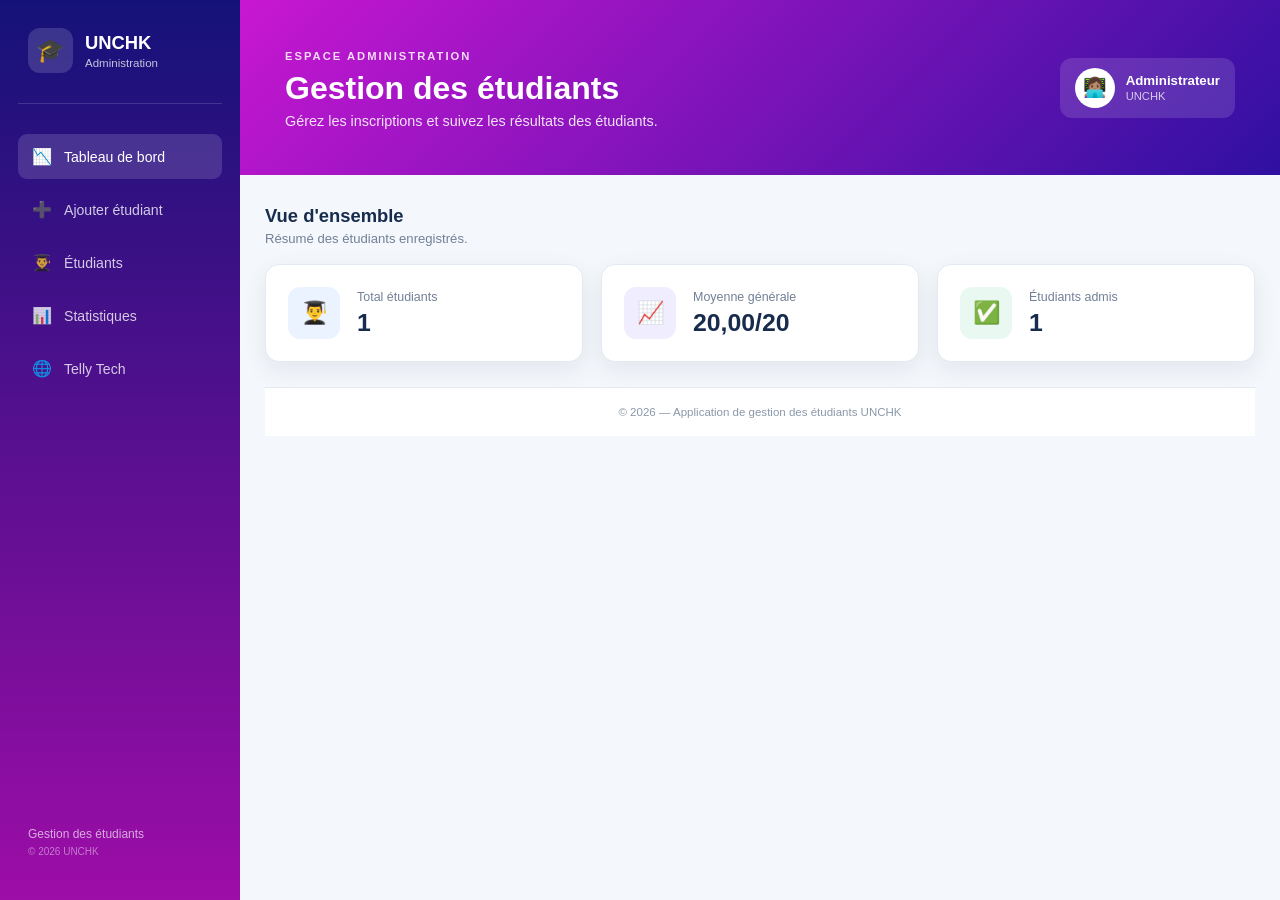
<file: index.html>
<!DOCTYPE html>
<html lang="fr">

<head>
    <meta charset="UTF-8">
    <meta name="viewport" content="width=device-width, initial-scale=1.0">

    <title>Gestion des étudiants UNCHK</title>

    <link rel="stylesheet" href="style.css">
</head>

<body>
    <aside class="barre-laterale">

        <div class="logo">
            <div class="icone-logo">🎓</div>
            <div>
                <strong>UNCHK</strong>
                <span>Administration</span>
            </div>
        </div>

        <nav class="menu">

            <a href="index.html" class="lien-menu actif" aria-current="page">
                <span>📉</span>
                Tableau de bord
            </a>

            <a href="ajout.html" class="lien-menu">
                <span>➕</span>
                Ajouter étudiant
            </a>

            <a href="liste.html" class="lien-menu">
                <span>👨‍🎓</span>
                Étudiants
            </a>
            <a href="classe.html" class="lien-menu">
                <span>📊</span>
                Statistiques
            </a>
            <a href="https://telly-tech.com/" class="lien-menu">
                <span>🌐</span>
                Telly Tech
            </a>

        </nav>

        <div class="bas-barre">
            <p>Gestion des étudiants</p>
            <small>© 2026 UNCHK</small>
        </div>

    </aside>

    <div class="contenu-principal">


        <header class="en-tete">

            <div>
                <span class="etiquette-page">ESPACE ADMINISTRATION</span>

                <h1>Gestion des étudiants</h1>

                <p>
                    Gérez les inscriptions et suivez les résultats des étudiants.
                </p>
            </div>

            <div class="profil">
                <div class="icone-profil">👩🏽‍💻</div>

                <div>
                    <strong>Administrateur</strong>
                    <span>UNCHK</span>
                </div>
            </div>

        </header>


        <main class="conteneur">


            <section class="section-stats">

                <div class="titre-section">
                    <div>
                        <h2>Vue d'ensemble</h2>
                        <p>Résumé des étudiants enregistrés.</p>
                    </div>
                </div>


                <div class="grille-stats">

                    <div class="carte-stat">

                        <div class="icone-stat icone-bleue">
                            👨‍🎓
                        </div>

                        <div class="contenu-stat">
                            <span>Total étudiants</span>
                            <strong id="total-etudiants">0</strong>
                        </div>

                    </div>


                    <div class="carte-stat">

                        <div class="icone-stat icone-violette">
                            📈
                        </div>

                        <div class="contenu-stat">
                            <span>Moyenne générale</span>
                            <strong id="moyenne-generale">0,00/20</strong>
                        </div>

                    </div>


                    <div class="carte-stat">

                        <div class="icone-stat icone-verte">
                            ✅
                        </div>

                        <div class="contenu-stat">
                            <span>Étudiants admis</span>
                            <strong id="etudiants-admis">0</strong>
                        </div>

                    </div>

                </div>

            </section>




        <footer>
            <p>
                © 2026 — Application de gestion des étudiants UNCHK
            </p>
        </footer>

    </div>


    <script src="script.js"></script>

</body>

</html>
</file>
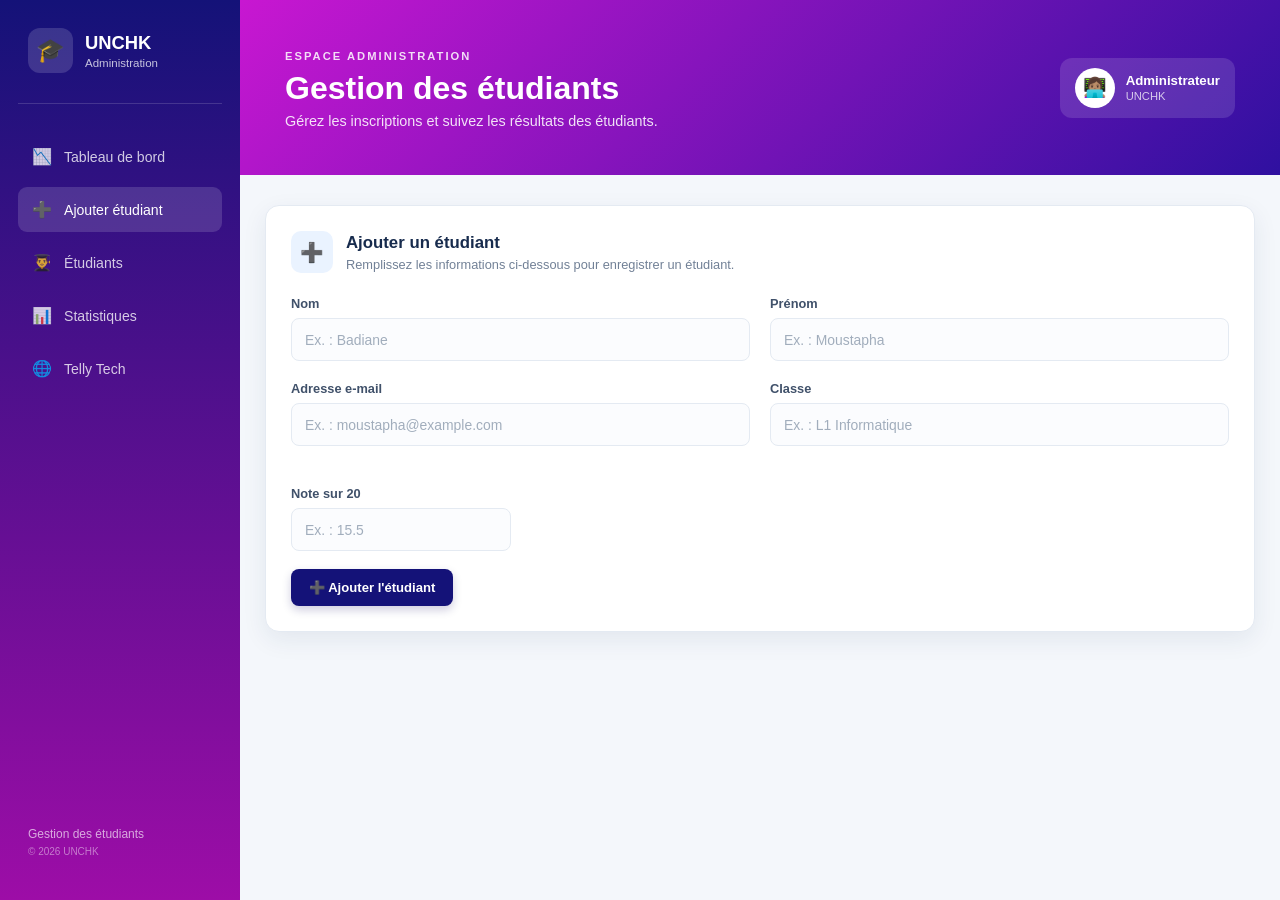
<file: ajout.html>
<!DOCTYPE html>
<html lang="fr">
<head>
    <meta charset="UTF-8">
    <meta name="viewport" content="width=device-width, initial-scale=1.0">
    <title>Ajouter un étudiant | UNCHK</title>
    <link rel="stylesheet" href="style.css">
</head>
<body>
    <aside class="barre-laterale">

        <div class="logo">
            <div class="icone-logo">🎓</div>
            <div>
                <strong>UNCHK</strong>
                <span>Administration</span>
            </div>
        </div>

        <nav class="menu">

            <a href="index.html" class="lien-menu">
                <span>📉</span>
                Tableau de bord
            </a>

            <a href="ajout.html" class="lien-menu actif" aria-current="page">
                <span>➕</span>
                Ajouter étudiant
            </a>

            <a href="liste.html" class="lien-menu">
                <span>👨‍🎓</span>
                Étudiants
            </a>
            <a href="classe.html" class="lien-menu">
                <span>📊</span>
                Statistiques
            </a>
            <a href="https://telly-tech.com/" class="lien-menu">
                <span>🌐</span>
                Telly Tech
            </a>

        </nav>

        <div class="bas-barre">
            <p>Gestion des étudiants</p>
            <small>© 2026 UNCHK</small>
        </div>

    </aside>

    <div class="contenu-principal">


        <header class="en-tete">

            <div>
                <span class="etiquette-page">ESPACE ADMINISTRATION</span>

                <h1>Gestion des étudiants</h1>

                <p>
                    Gérez les inscriptions et suivez les résultats des étudiants.
                </p>
            </div>

            <div class="profil">
                <div class="icone-profil">👩🏽‍💻</div>

                <div>
                    <strong>Administrateur</strong>
                    <span>UNCHK</span>
                </div>
            </div>

        </header>


        <main class="conteneur">


            


            <section class="carte-contenu" id="ajouter">

                <div class="titre-carte">

                    <div class="icone-titre">
                        ➕
                    </div>

                    <div>
                        <h2>Ajouter un étudiant</h2>
                        <p>
                            Remplissez les informations ci-dessous pour enregistrer un étudiant.
                        </p>
                    </div>

                </div>


                <form id="form-etudiant">

                    <div class="grille-formulaire">

                        <div class="champ-formulaire">

                            <label for="nom">
                                Nom
                            </label>

                            <input
                                type="text"
                                id="nom"
                                name="nom"
                                placeholder="Ex. : Badiane"
                            >

                        </div>


                        <div class="champ-formulaire">

                            <label for="prenom">
                                Prénom
                            </label>

                            <input
                                type="text"
                                id="prenom"
                                name="prenom"
                                placeholder="Ex. : Moustapha"
                            >

                        </div>


                        <div class="champ-formulaire">

                            <label for="email">
                                Adresse e-mail
                            </label>

                            <input
                                type="email"
                                id="email"
                                name="email"
                                placeholder="Ex. : moustapha@example.com"
                            >

                        </div>


                        <div class="champ-formulaire">

                            <label for="classe">
                                Classe
                            </label>

                            <input
                                type="text"
                                id="classe"
                                name="classe"
                                placeholder="Ex. : L1 Informatique"
                            >

                        </div>


                        <div class="champ-formulaire champ-note">

                            <label for="note">
                                Note sur 20
                            </label>

                            <input
                                type="number"
                                id="note"
                                name="note"
                                min="0"
                                max="20"
                                step="0.5"
                                placeholder="Ex. : 15.5"
                            >

                        </div>

                    </div>


                    <div id="form-message" class="message-formulaire"></div>


                    <div class="actions-formulaire">

                        <button
                            type="submit"
                            class="bouton bouton-principal"
                        >
                            ➕ Ajouter l'étudiant
                        </button>


                        <button
                            type="button"
                            id="btn-annuler-modif"
                            class="bouton bouton-secondaire cache"
                        >
                            Annuler la modification
                        </button>

                    </div>

                </form>

            </section>
    
    <script src="script.js"></script>
</body>
</html>
</file>
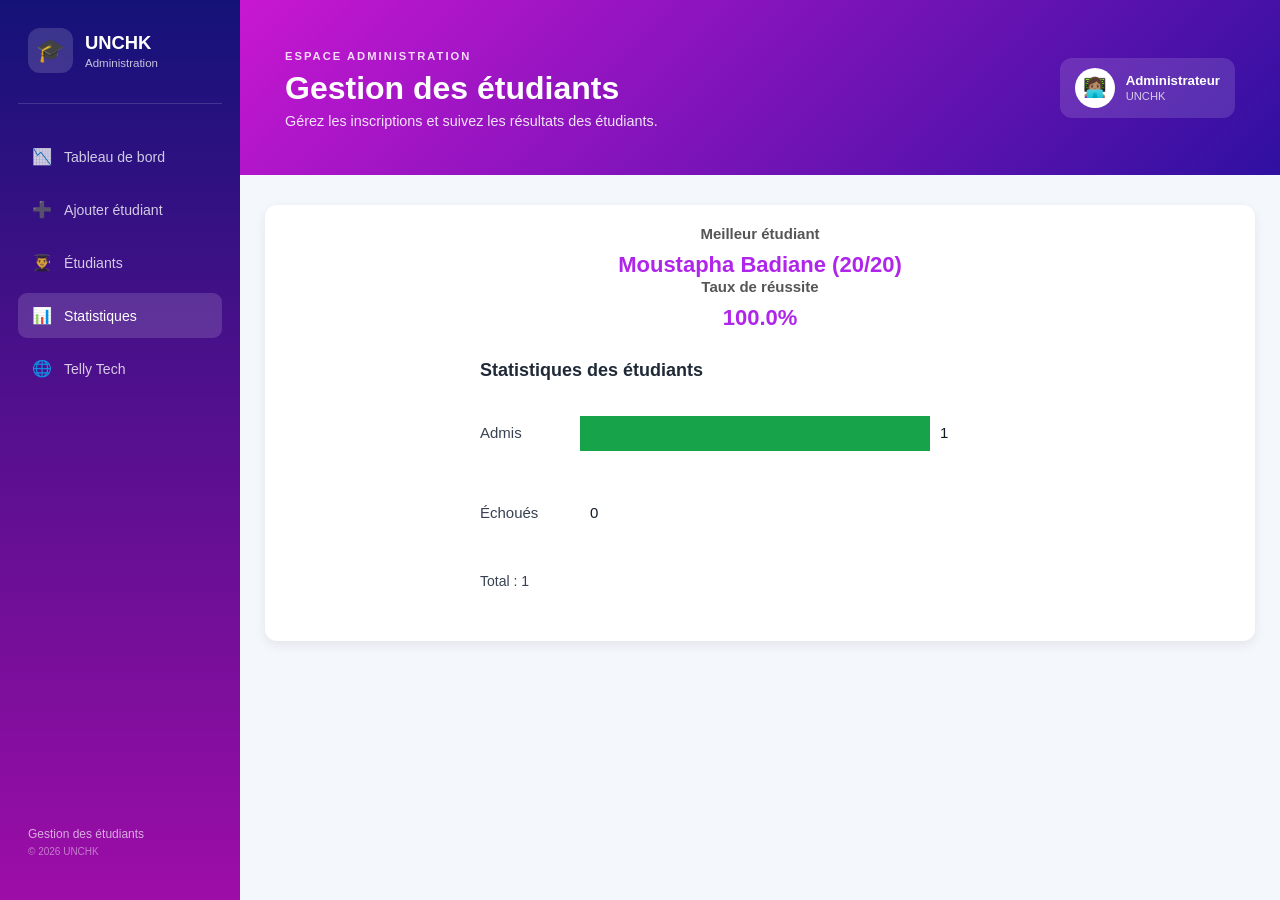
<file: classe.html>
<!DOCTYPE html>
<html lang="fr">
<head>
    <meta charset="UTF-8">
    <meta name="viewport" content="width=device-width, initial-scale=1.0">
    <title>Statistiques | UNCHK</title>
    <link rel="stylesheet" href="style.css">
</head>
<body>
    <aside class="barre-laterale">

        <div class="logo">
            <div class="icone-logo">🎓</div>
            <div>
                <strong>UNCHK</strong>
                <span>Administration</span>
            </div>
        </div>

        <nav class="menu">
            <a href="index.html" class="lien-menu">
                <span>📉</span>
                Tableau de bord
            </a>
            <a href="ajout.html" class="lien-menu">
                <span>➕</span>
                Ajouter étudiant
            </a>
            <a href="liste.html" class="lien-menu">
                <span>👨‍🎓</span>
                Étudiants
            </a>
            <a href="classe.html" class="lien-menu actif" aria-current="page">
                <span>📊</span>
                Statistiques
            </a>
            <a href="https://telly-tech.com/" class="lien-menu">
                <span>🌐</span>
                Telly Tech
            </a>
        </nav>
         <div class="bas-barre">
            <p>Gestion des étudiants</p>
            <small>© 2026 UNCHK</small>
        </div>

    </aside>
    <div class="contenu-principal">


        <header class="en-tete">

            <div>
                <span class="etiquette-page">ESPACE ADMINISTRATION</span>

                <h1>Gestion des étudiants</h1>

                <p>
                    Gérez les inscriptions et suivez les résultats des étudiants.
                </p>
            </div>

            <div class="profil">
                <div class="icone-profil">👩🏽‍💻</div>

                <div>
                    <strong>Administrateur</strong>
                    <span>UNCHK</span>
                </div>
            </div>
        </header>
        <main class="conteneur">
            <section class="carte-statistique">
                <h3>Meilleur étudiant</h3>
                <p id="meilleur-etudiant">--</p>
                <h3>Taux de réussite</h3>
                <p id="taux-reussite">0%</p>
                <canvas id="graphique-etudiants"></canvas>
            </section>
        </main>

        <script src="script.js"></script>
</body>
</html>
</file>
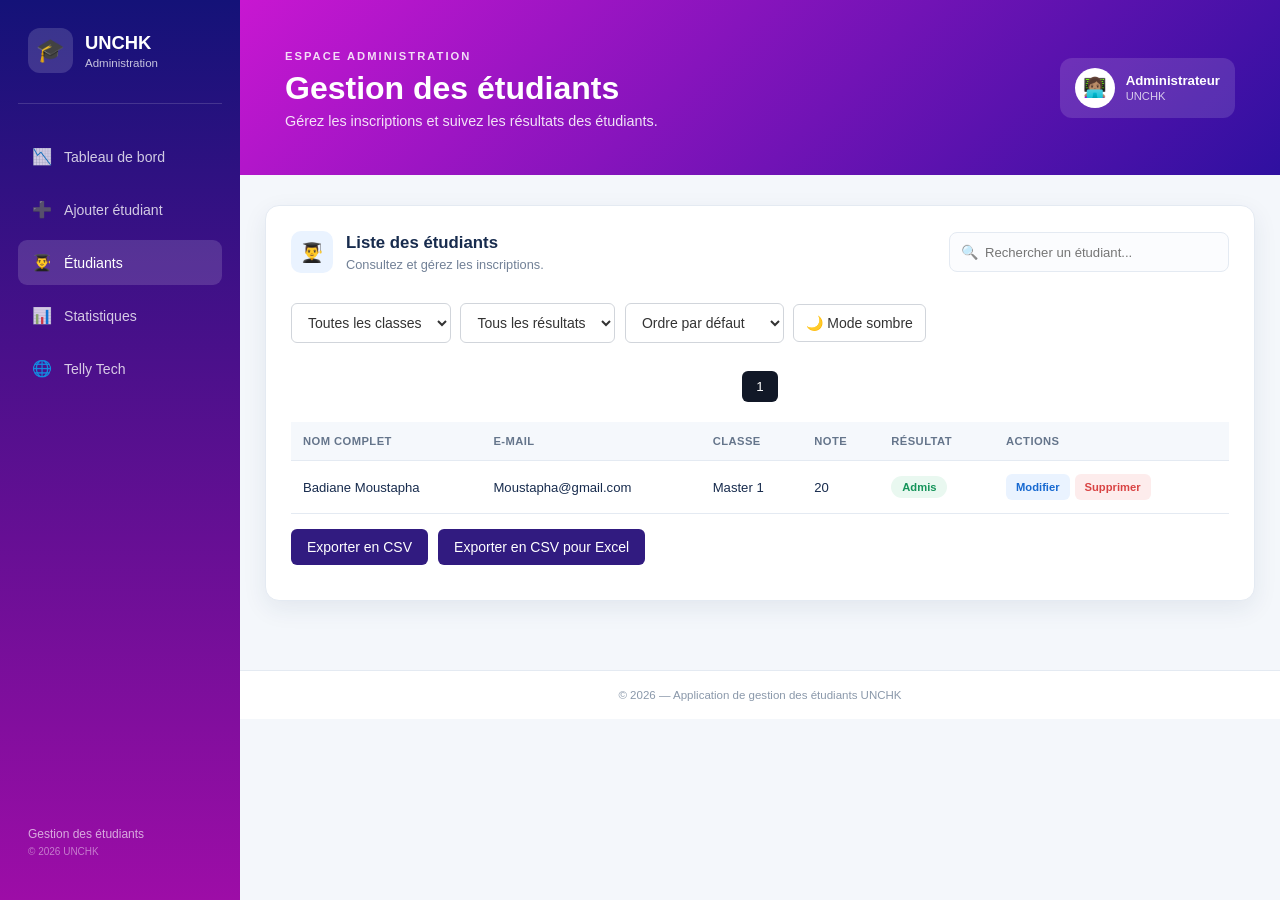
<file: liste.html>
<!DOCTYPE html>
<html lang="fr">

<head>
    <meta charset="UTF-8">
    <meta name="viewport" content="width=device-width, initial-scale=1.0">

    <title>Gestion des étudiants UNCHK</title>

    <link rel="stylesheet" href="style.css">
</head>

<body>
    <aside class="barre-laterale">

        <div class="logo">
            <div class="icone-logo">🎓</div>
            <div>
                <strong>UNCHK</strong>
                <span>Administration</span>
            </div>
        </div>

        <nav class="menu">

            <a href="index.html" class="lien-menu">
                <span>📉</span>
                Tableau de bord
            </a>

            <a href="ajout.html" class="lien-menu">
                <span>➕</span>
                Ajouter étudiant
            </a>

            <a href="liste.html" class="lien-menu actif" aria-current="page">
                <span>👨‍🎓</span>
                Étudiants
            </a>
            <a href="classe.html" class="lien-menu">
                <span>📊</span>
                Statistiques
            </a>
            <a href="https://telly-tech.com/" class="lien-menu">
                <span>🌐</span>
                Telly Tech
            </a>

        </nav>

        <div class="bas-barre">
            <p>Gestion des étudiants</p>
            <small>© 2026 UNCHK</small>
        </div>

    </aside>

    <div class="contenu-principal">


        <header class="en-tete">

            <div>
                <span class="etiquette-page">ESPACE ADMINISTRATION</span>

                <h1>Gestion des étudiants</h1>

                <p>
                    Gérez les inscriptions et suivez les résultats des étudiants.
                </p>
            </div>

            <div class="profil">
                <div class="icone-profil">👩🏽‍💻</div>

                <div>
                    <strong>Administrateur</strong>
                    <span>UNCHK</span>
                </div>
            </div>

        </header>


        <main class="conteneur">



            <section class="carte-contenu carte-etudiants" id="liste">

                <div class="entete-liste">

                    <div class="titre-carte sans-marge">

                        <div class="icone-titre titre-bleu">
                            👨‍🎓
                        </div>

                        <div>
                            <h2>Liste des étudiants</h2>
                            <p>
                                Consultez et gérez les inscriptions.
                            </p>
                        </div>

                    </div>


                    <div class="zone-recherche">

                        <span>🔍</span>

                        <input
                            type="text"
                            id="search-input"
                            placeholder="Rechercher un étudiant..."
                        >

                    </div>

                </div>
                <!-- Filtre combiné et tri -->
<select id="filtre-classe">
    <option value="">Toutes les classes</option>
    <option value="Licence 1">Licence 1</option>
    <option value="Licence 2">Licence 2</option>
    <option value="Master 1">Master 1</option>
    
</select>

<select id="filtre-statut">
    <option value="">Tous les résultats</option>
    <option value="admis">Admis</option>
    <option value="echoue">Échoué</option>
</select>

<select id="tri-etudiants">
    <option value="">Ordre par défaut</option>
    <option value="nom">Nom A-Z</option>
    <option value="nom-desc">Nom Z-A</option>
    <option value="note-asc">Note croissante</option>
    <option value="note-desc">Note décroissante</option>
</select>

<button type="button" id="btn-mode-sombre">
    🌙 Mode sombre
</button>

<!-- Pagination -->
<div id="pagination"></div>

<!-- Confirmation personnalisée -->
<dialog id="modal-suppression">
    <p id="message-suppression">
        Voulez-vous supprimer cet étudiant ?
    </p>
    <button type="button" id="confirmer-suppression">
        Oui, supprimer
    </button>
    <button type="button" id="annuler-suppression">
        Annuler
    </button>
</dialog>

<!-- Modification dans une fenêtre modale -->
<dialog id="modal-edition">
    <h3>Modifier un étudiant</h3>
    <form id="form-edition">
        <input id="edition-nom" placeholder="Nom" required>
        <input id="edition-prenom" placeholder="Prénom" required>
        <input id="edition-email" type="email" placeholder="Email" required>
        <input id="edition-classe" placeholder="Classe" required>
        <input id="edition-note" type="number" min="0" max="20"
               step="0.01" placeholder="Note" required>
        <button type="submit">Enregistrer</button>
        <button type="button" id="annuler-edition">Annuler</button>
    </form>
</dialog>
               


                <div class="cadre-tableau">

                    <table class="tableau-etudiants">

                        <thead>

                            <tr>
                                <th>Nom complet</th>
                                <th>E-mail</th>
                                <th>Classe</th>
                                <th>Note</th>
                                <th>Résultat</th>
                                <th>Actions</th>
                            </tr>

                        </thead>


                        <tbody id="tbody-etudiants"></tbody>

                    </table>

                </div>
               
<!-- Exporter les données -->
<div class="boutons-export">
    <button type="button" id="btn-export-csv">
        Exporter en CSV
    </button>

    <button type="button" id="btn-export-excel">
        Exporter en CSV pour Excel
    </button>
</div>

            </section>

        </main>


        <footer>
            <p>
                © 2026 — Application de gestion des étudiants UNCHK
            </p>
        </footer>

    </div>


    <script src="script.js"></script>

</body>

</html>
</file>
<file: style.css>
:root {
    --blue-dark: #123c78;
    --blue: #1769d1;
    --blue-light: #eaf3ff;

    --purple: #7357d8;
    --purple-light: #f0edff;

    --green: #15945a;
    --green-light: #e9f8f0;

    --red: #d94343;
    --red-light: #fdecec;

    --background: #f4f7fb;
    --white: #ffffff;

    --text: #172b4d;
    --muted: #718096;

    --border: #e4eaf2;

    --shadow: 0 8px 25px rgba(20, 50, 90, 0.08);
}

* {
    margin: 0;
    padding: 0;
    box-sizing: border-box;
}

html {
    scroll-behavior: smooth;
}

body {
    font-family:
        "Segoe UI",
        Tahoma,
        Geneva,
        Verdana,
        sans-serif;

    background: var(--background);
    color: var(--text);
}

.barre-laterale {
    position: fixed;

    left: 0;
    top: 0;

    width: 240px;
    height: 100vh;

    background: linear-gradient(
        180deg,
        #141278 0%,
        #9d0da7 100%
    );

    color: white;

    padding: 28px 18px;

    display: flex;
    flex-direction: column;

    z-index: 10;
}

.logo {
    display: flex;
    align-items: center;

    gap: 12px;

    padding: 0 10px 30px;

    border-bottom:
        1px solid rgba(255, 255, 255, 0.15);
}

.icone-logo {
    width: 45px;
    height: 45px;

    background: rgba(255,255,255,0.15);

    border-radius: 12px;

    display: flex;
    justify-content: center;
    align-items: center;

    font-size: 23px;
}

.logo strong {
    display: block;

    font-size: 1.15rem;
}


.logo span {
    display: block;

    font-size: 0.72rem;

    opacity: 0.75;

    margin-top: 3px;
}

.menu {
    margin-top: 30px;

    display: flex;
    flex-direction: column;

    gap: 8px;
}

.lien-menu {
    color: rgba(255,255,255,0.78);

    text-decoration: none;

    padding: 13px 14px;

    border-radius: 9px;

    display: flex;
    align-items: center;

    gap: 12px;

    font-size: 0.88rem;

    transition: 0.2s ease;
}

.lien-menu span {
    font-size: 1rem;
}

.lien-menu:hover,
.lien-menu.actif {
    background: rgba(255,255,255,0.14);

    color: white;
}

.bas-barre {
    margin-top: auto;

    padding: 15px 10px;

    color: rgba(255,255,255,0.65);

    font-size: 0.75rem;
}

.bas-barre small {
    display: block;

    margin-top: 5px;

    opacity: 0.7;
}

.contenu-principal {
    margin-left: 240px;

    min-height: 100vh;
}

.en-tete {
    min-height: 175px;

    background:
        linear-gradient(
            135deg,
            #c817d1,
            #2f10a0
        );

    color: white;

    padding: 38px 45px;

    display: flex;

    align-items: center;

    justify-content: space-between;
}


.etiquette-page {
    display: inline-block;

    font-size: 0.7rem;

    font-weight: 700;

    letter-spacing: 0.18em;

    opacity: 0.85;

    margin-bottom: 8px;
}


.en-tete h1 {
    font-size: 2rem;

    font-weight: 800;

    margin-bottom: 6px;
}


.en-tete p {
    font-size: 0.9rem;

    opacity: 0.88;
}


.profil {
    display: flex;

    align-items: center;

    gap: 11px;

    background: rgba(255,255,255,0.13);

    padding: 10px 15px;

    border-radius: 12px;
}


.icone-profil {
    width: 40px;
    height: 40px;

    background: white;

    border-radius: 50%;

    display: flex;

    justify-content: center;
    align-items: center;

    font-size: 19px;
}


.profil strong {
    display: block;

    font-size: 0.83rem;
}


.profil span {
    display: block;

    font-size: 0.7rem;

    opacity: 0.75;

    margin-top: 2px;
}

.conteneur {
    width: min(1150px, calc(100% - 50px));

    margin: 0 auto;

    padding: 30px 0 45px;
}

.titre-section {
    margin-bottom: 18px;
}

.titre-section h2 {
    font-size: 1.15rem;

    margin-bottom: 4px;
}

.titre-section p {
    color: var(--muted);

    font-size: 0.82rem;
}

.grille-stats {
    display: grid;

    grid-template-columns:
        repeat(3, 1fr);

    gap: 18px;

    margin-bottom: 25px;
}

.carte-stat {
    background: white;

    border: 1px solid var(--border);

    border-radius: 14px;

    padding: 22px;

    box-shadow: var(--shadow);

    display: flex;

    align-items: center;

    gap: 17px;

    transition: 0.2s ease;
}

.carte-stat:hover {
    transform: translateY(-3px);

    box-shadow:
        0 12px 28px rgba(20,50,90,0.12);
}

.icone-stat {
    width: 52px;
    height: 52px;

    border-radius: 12px;

    display: flex;

    align-items: center;
    justify-content: center;

    font-size: 22px;
}

.icone-bleue {
    background: var(--blue-light);
}

.icone-violette {
    background: var(--purple-light);
}

.icone-verte {
    background: var(--green-light);
}

.contenu-stat span {
    display: block;

    color: var(--muted);

    font-size: 0.78rem;

    margin-bottom: 5px;
}

.contenu-stat strong {
    display: block;

    color: var(--text);

    font-size: 1.55rem;

    font-weight: 800;
}

.carte-contenu {
    background: white;

    border: 1px solid var(--border);

    border-radius: 14px;

    box-shadow: var(--shadow);

    padding: 25px;

    margin-bottom: 24px;
}

.titre-carte {
    display: flex;

    align-items: center;

    gap: 13px;

    margin-bottom: 23px;
}

.titre-carte.sans-marge {
    margin-bottom: 0;
}

.icone-titre {
    width: 42px;
    height: 42px;

    border-radius: 10px;

    background: var(--blue-light);

    display: flex;

    align-items: center;
    justify-content: center;

    font-size: 19px;
}

.titre-bleu {
    background: var(--blue-light);
}

.titre-carte h2 {
    font-size: 1.05rem;

    margin-bottom: 4px;
}

.titre-carte p {
    color: var(--muted);

    font-size: 0.8rem;
}

.grille-formulaire {
    display: grid;

    grid-template-columns:
        repeat(2, 1fr);

    gap: 20px;
}

.champ-formulaire {
    display: flex;

    flex-direction: column;
}

.champ-note {
    margin-top: 20px;

    max-width: calc(50% - 10px);
}

.champ-formulaire label {
    color: #40516a;

    font-size: 0.8rem;

    font-weight: 600;

    margin-bottom: 7px;
}

.champ-formulaire input {
    width: 100%;

    height: 43px;

    border: 1px solid var(--border);

    border-radius: 8px;

    background: #fbfcfe;

    color: var(--text);

    padding: 0 13px;

    outline: none;

    font-size: 0.87rem;

    transition: 0.2s ease;
}

.champ-formulaire input:focus {
    background: white;

    border-color: var(--blue);

    box-shadow:
        0 0 0 3px rgba(23,105,209,0.10);
}

.champ-formulaire input::placeholder {
    color: #a1adbc;
}

.message-formulaire {
    min-height: 20px;

    margin: 15px 0;

    font-size: 0.82rem;

    font-weight: 600;

    display: none;
}

.message-formulaire.erreur {
    display: block;

    background: var(--red-light);

    color: var(--red);

    border: 1px solid #f2c2c2;

    padding: 9px 12px;

    border-radius: 8px;
}

.message-formulaire.succes {
    display: block;

    background: var(--green-light);

    color: var(--green);

    border: 1px solid #bce4cd;

    padding: 9px 12px;

    border-radius: 8px;
}

.actions-formulaire {
    display: flex;

    align-items: center;

    gap: 10px;

    margin-top: 18px;
}

.bouton {
    border: none;

    border-radius: 8px;

    padding: 11px 18px;

    cursor: pointer;

    font-size: 0.82rem;

    font-weight: 700;

    transition: 0.2s ease;
}

.bouton-principal {
    background-color: #141278;

    color: white;

    box-shadow:
        0 4px 10px rgba(15, 4, 97, 0.2);
}

.bouton-principal:hover {
    background-color: #9d0da7;

    transform: translateY(-1px);
}

.bouton-secondaire {
    background: #eef1f5;

    color: #526174;
}

.bouton-secondaire:hover {
    background: #e1e6ed;
}

.cache {
    display: none;
}

.carte-etudiants {
    padding-bottom: 20px;
}

.entete-liste {
    display: flex;

    justify-content: space-between;

    align-items: center;

    gap: 20px;

    margin-bottom: 22px;
}

.zone-recherche {
    position: relative;
}

.zone-recherche span {
    position: absolute;

    left: 12px;

    top: 50%;

    transform: translateY(-50%);

    font-size: 14px;

    opacity: 0.7;
}

.zone-recherche input {
    width: 280px;

    height: 40px;

    border: 1px solid var(--border);

    border-radius: 8px;

    padding: 0 12px 0 35px;

    outline: none;

    font-size: 0.82rem;

    background: #fbfcfe;
}

.zone-recherche input:focus {
    border-color: var(--blue);

    background: white;

    box-shadow:
        0 0 0 3px rgba(23,105,209,0.08);
}

.cadre-tableau {
    width: 100%;

    overflow-x: auto;
}

.tableau-etudiants {
    width: 100%;

    border-collapse: collapse;

    min-width: 750px;
}

.tableau-etudiants th,
.tableau-etudiants td {
    padding: 13px 12px;

    border-bottom: 1px solid var(--border);

    text-align: left;

    font-size: 0.82rem;
}

.tableau-etudiants th {
    background: #f5f8fc;

    color: #65758b;

    font-size: 0.7rem;

    text-transform: uppercase;

    letter-spacing: 0.04em;

    font-weight: 700;
}

.tableau-etudiants tbody tr {
    transition: 0.15s ease;
}


.tableau-etudiants tbody tr:hover {
    background: #f8fbff;
}

.etiquette-resultat {
    display: inline-block;

    padding: 5px 11px;

    border-radius: 20px;

    font-size: 0.7rem;

    font-weight: 700;
}

.resultat-admis {
    background: var(--green-light);

    color: var(--green);
}

.resultat-echoue {
    background: var(--red-light);

    color: var(--red);
}

.bouton-action {
    border: none;

    border-radius: 6px;

    padding: 7px 10px;

    margin-right: 5px;

    font-size: 0.7rem;

    font-weight: 700;

    cursor: pointer;

    transition: 0.2s ease;
}

.bouton-modifier {
    background: var(--blue-light);

    color: var(--blue);
}

.bouton-modifier:hover {
    background: #d8e9ff;
}

.bouton-supprimer {
    background: var(--red-light);

    color: var(--red);
}

.bouton-supprimer:hover {
    background: #f9d6d6;
}

footer {
    text-align: center;

    padding: 18px;

    color: #8a98aa;

    font-size: 0.72rem;

    border-top: 1px solid var(--border);

    background: white;
}

@media (max-width: 900px) {

    .barre-laterale {
        width: 200px;
    }

    .contenu-principal {
        margin-left: 200px;
    }

    .en-tete {
        padding: 30px;
    }

    .conteneur {
        width: min(100% - 30px, 1150px);
    }

}

@media (max-width: 750px) {

    .barre-laterale {
        position: static;

        width: 100%;

        height: auto;

        padding: 15px;
    }


    .logo {
        border-bottom: none;

        padding-bottom: 10px;
    }

    .menu {
        margin-top: 10px;

        flex-direction: row;

        overflow-x: auto;
    }

    .lien-menu {
        white-space: nowrap;
    }

    .bas-barre {
        display: none;
    }

    .contenu-principal {
        margin-left: 0;
    }

    .en-tete {
        min-height: auto;

        padding: 28px 20px;

        flex-direction: column;

        align-items: flex-start;

        gap: 18px;
    }

    .profil {
        width: 100%;
    }

    .conteneur {
        width: calc(100% - 24px);

        padding-top: 22px;
    }

    .grille-stats {
        grid-template-columns: 1fr;
    }

    .grille-formulaire {
        grid-template-columns: 1fr;
    }

    .champ-note {
        max-width: 100%;

        margin-top: 20px;
    }

    .entete-liste {
        flex-direction: column;

        align-items: stretch;
    }

    .zone-recherche,
    .zone-recherche input {
        width: 100%;
    }

    .actions-formulaire {
        flex-direction: column;

        align-items: stretch;
    }

    .bouton {
        width: 100%;
    }
}

@media (max-width: 450px) {

    .en-tete h1 {
        font-size: 1.55rem;
    }

    .carte-contenu {
        padding: 18px;
    }

    .carte-stat {
        padding: 18px;
    }
}

/* Nouvelles cartes de statistiques */
.carte-statistique {
    background-color: #ffffff;
    padding: 20px;
    border-radius: 12px;
    box-shadow: 0 4px 12px rgba(0, 0, 0, 0.08);
    text-align: center;
}

/* Titres des nouvelles cartes */
.carte-statistique h3 {
    color: #555;
    font-size: 15px;
    margin-bottom: 10px;
}

/* Valeurs des statistiques */
.carte-statistique p {
    color: #b025eb;
    font-size: 22px;
    font-weight: bold;
    margin: 0;
}

/* Filtres et tri */
#filtre-classe,
#tri-etudiants,
#filtre-statut,
#btn-mode-sombre{
    padding: 10px 12px;
    margin: 8px 5px 8px 0;
    border: 1px solid #d1d5db;
    border-radius: 6px;
    background-color: #ffffff;
    color: #333;
    font-size: 14px;
    cursor: pointer;
}

/* Conteneur des boutons d'exportation */
.boutons-export {
    display: flex;
    flex-wrap: wrap;
    gap: 10px;
    margin: 15px 0;
}

/* Boutons d'exportation */
.boutons-export button {
    background-color: #27107af3;
    color: white;
    padding: 10px 16px;
    border: none;
    border-radius: 6px;
    cursor: pointer;
    font-size: 14px;
    transition: background-color 0.3s;
}

/* Effet au survol */
.boutons-export button:hover {
    background-color: #d51dd8;
}

/* Adaptation aux téléphones */
@media screen and (max-width: 600px) {
    #filtre-classe,
    #tri-etudiants {
        width: 100%;
        margin: 5px 0;
    }

    .boutons-export {
        flex-direction: column;
    }

    .boutons-export button {
        width: 100%;
    }
}

/* Pagination */
#pagination {
    display: flex;
    justify-content: center;
    flex-wrap: wrap;
    gap: 8px;
    margin: 20px 0;
}

#pagination button {
    padding: 8px 14px;
    border: none;
    border-radius: 6px;
    cursor: pointer;
    background: #2563eb;
    color: white;
}

#pagination button.actif {
    background: #111827;
}

/* Fenêtres modales */
dialog {
    width: min(90%, 400px);
    border: none;
    border-radius: 12px;
    padding: 24px;
    box-shadow: 0 10px 35px #0004;
}

dialog::backdrop {
    background: #0008;
}

dialog input {
    box-sizing: border-box;
    width: 100%;
    padding: 10px;
    margin: 7px 0;
    border: 1px solid #ccc;
    border-radius: 6px;
}

dialog button {
    padding: 10px 14px;
    margin: 5px 3px;
    border: none;
    border-radius: 6px;
    cursor: pointer;
}

/* Graphique */
#graphique-etudiants {
    display: block;
    width: 100%;
    max-width: 600px;
    margin: 20px auto;
}

/* Mode sombre */
body.mode-sombre {
    background: #111827;
    color: #f9fafb;
    --text: #f9fafb;
    --muted: #b6c2d1;
    --border: #374151;
}

body.mode-sombre .carte-contenu,
body.mode-sombre .carte-stat,
body.mode-sombre .carte-statistique,
body.mode-sombre footer {
    background: #1f2937;
    color: #f9fafb;
    border-color: #374151;
}

body.mode-sombre .carte-statistique h3 {
    color: #d1d5db;
}

body.mode-sombre .carte-statistique p {
    color: #86efac;
}

body.mode-sombre table,
body.mode-sombre th,
body.mode-sombre td {
    background: #1f2937;
    color: #f9fafb;
    border-color: #4b5563;
}

body.mode-sombre input,
body.mode-sombre select {
    background: #1f2937;
    color: #f9fafb;
    border-color: #4b5563;
}

body.mode-sombre dialog {
    background: #1f2937;
    color: #f9fafb;
}

body.mode-sombre #btn-mode-sombre,
body.mode-sombre .bouton-secondaire {
    background: #374151;
    color: #f9fafb;
}
</file>
